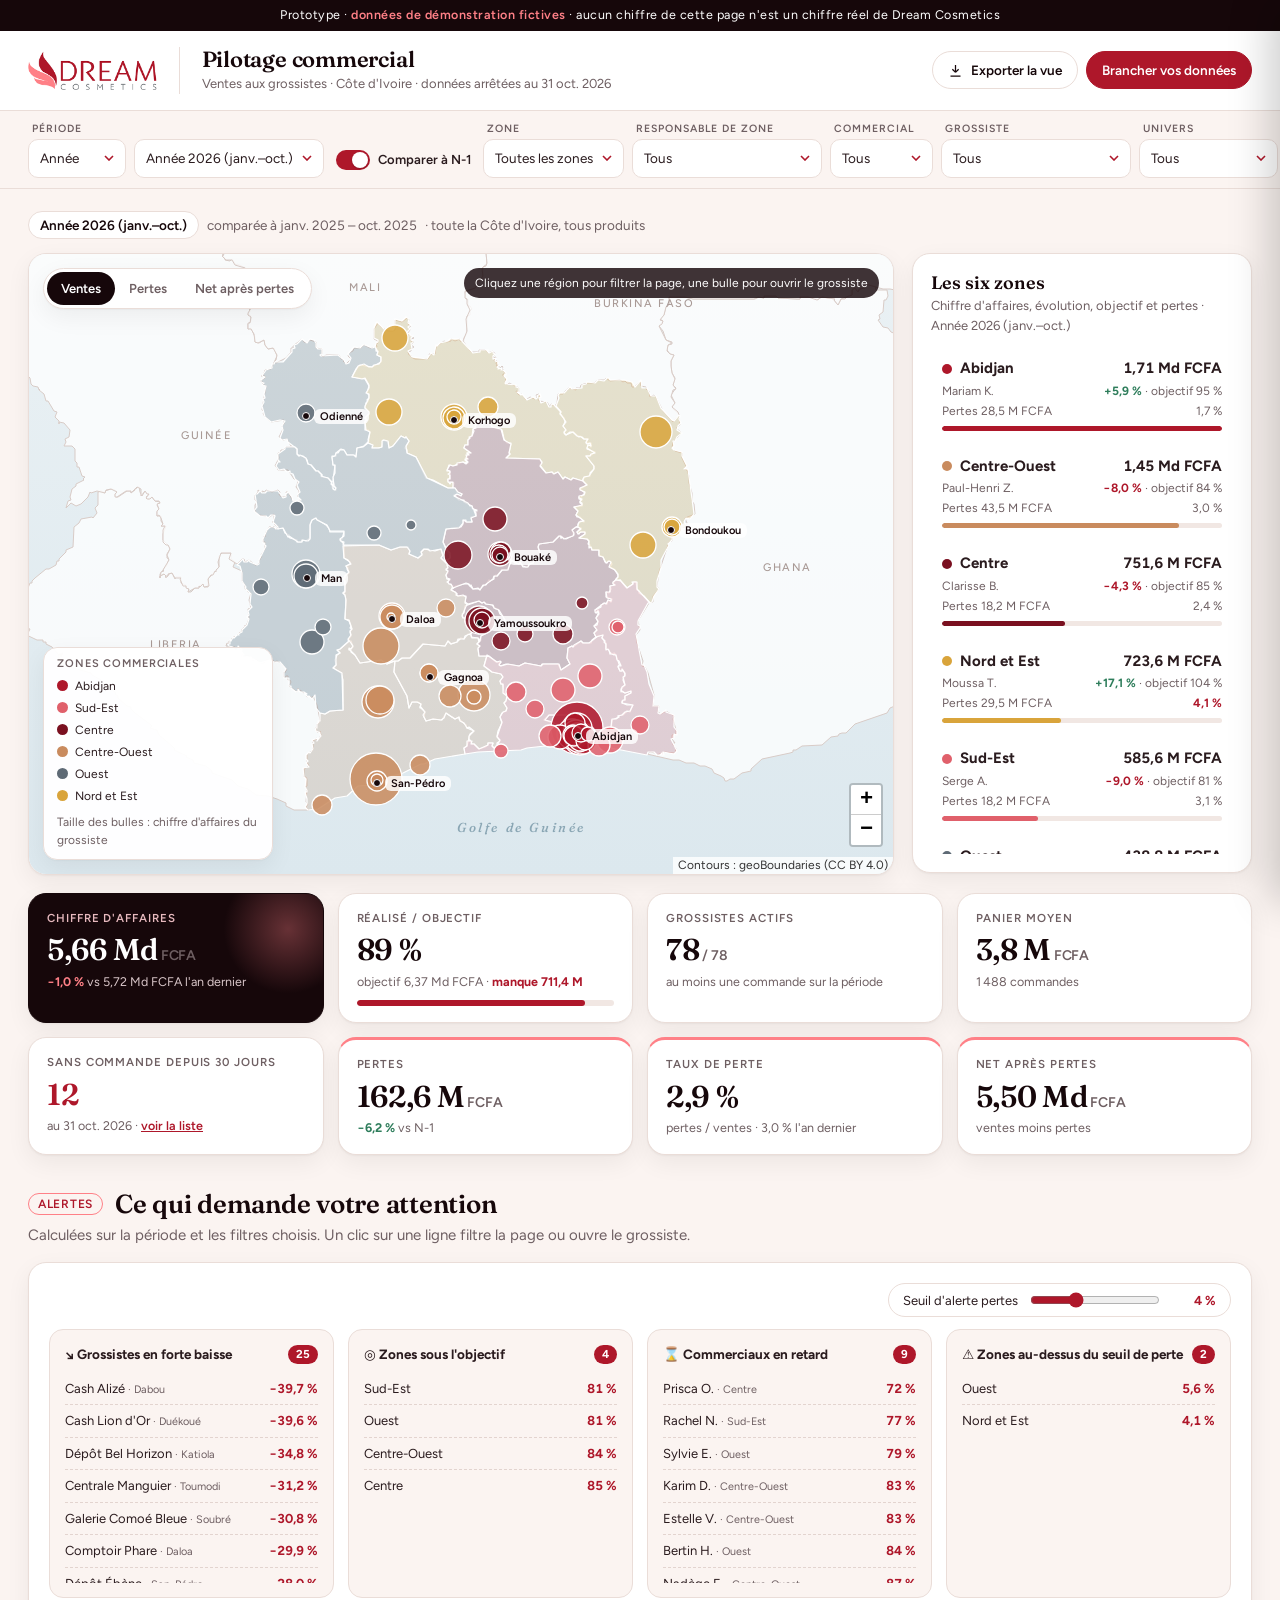
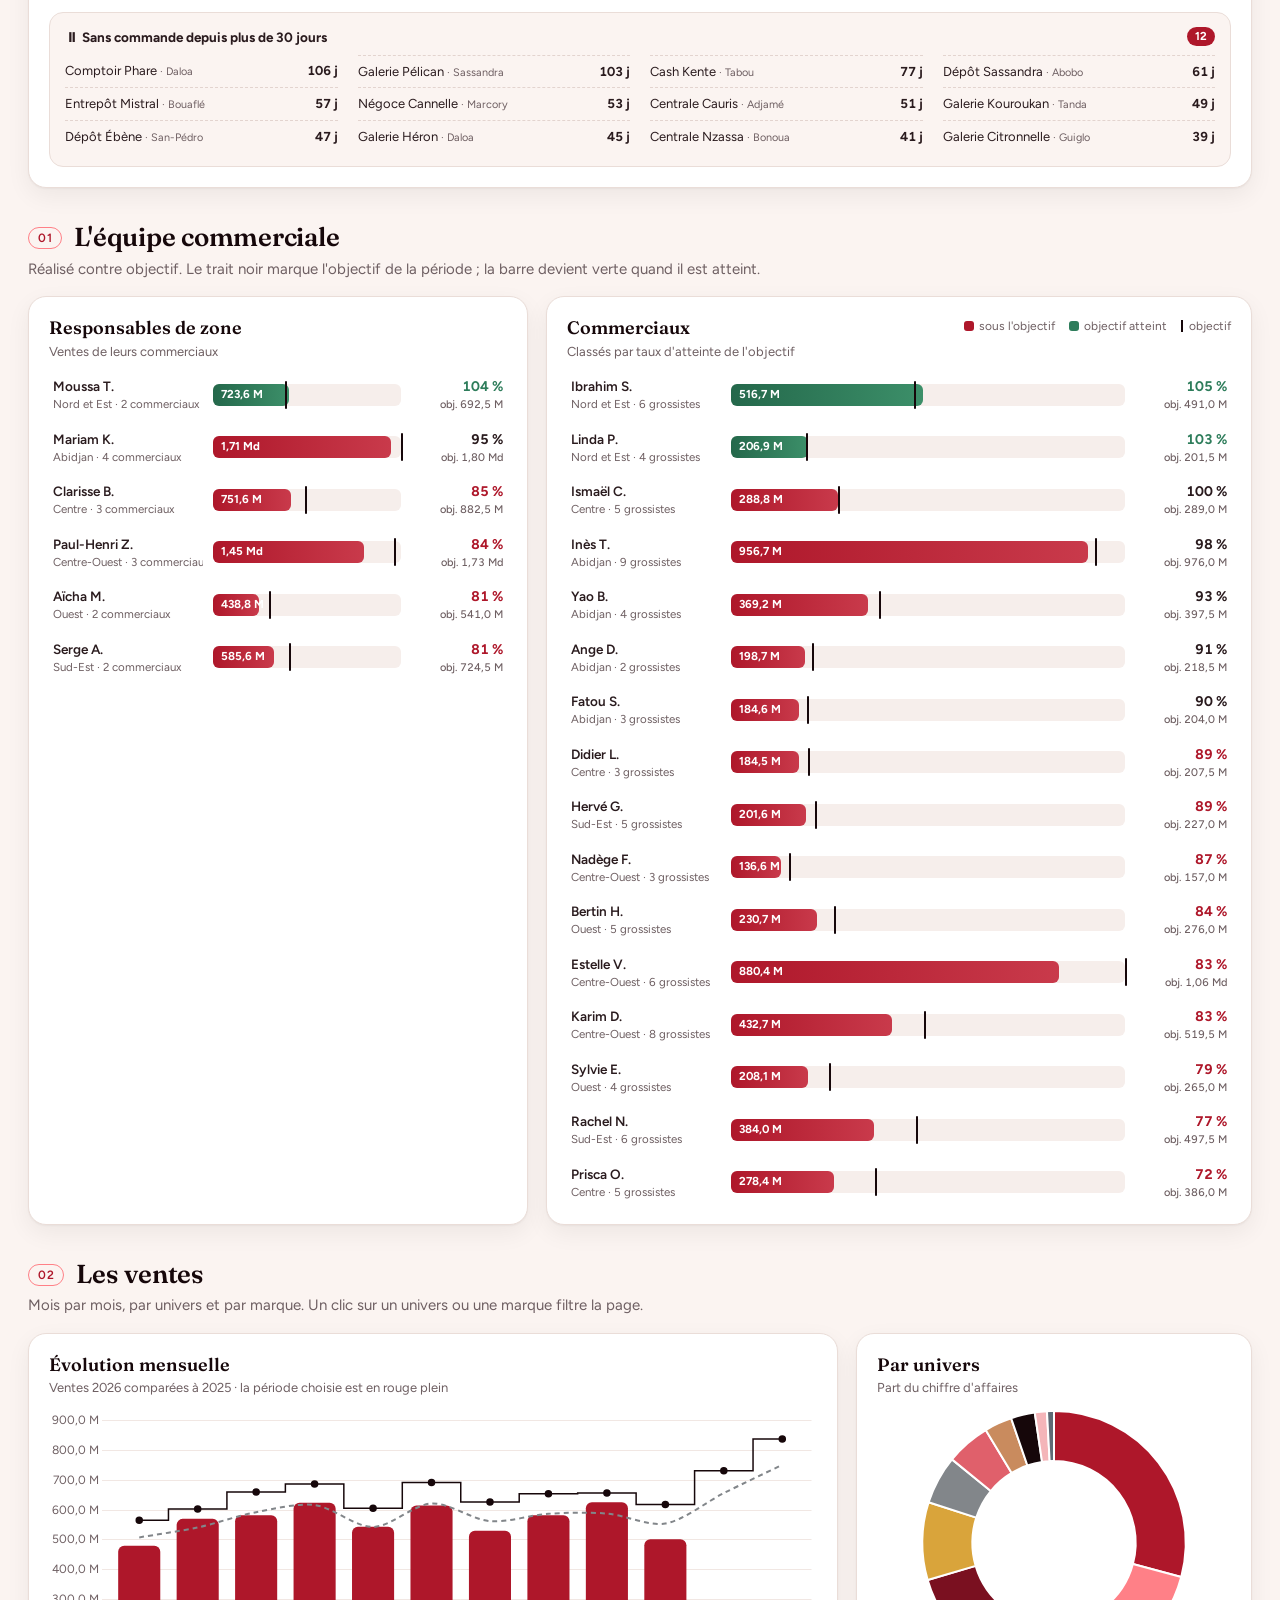
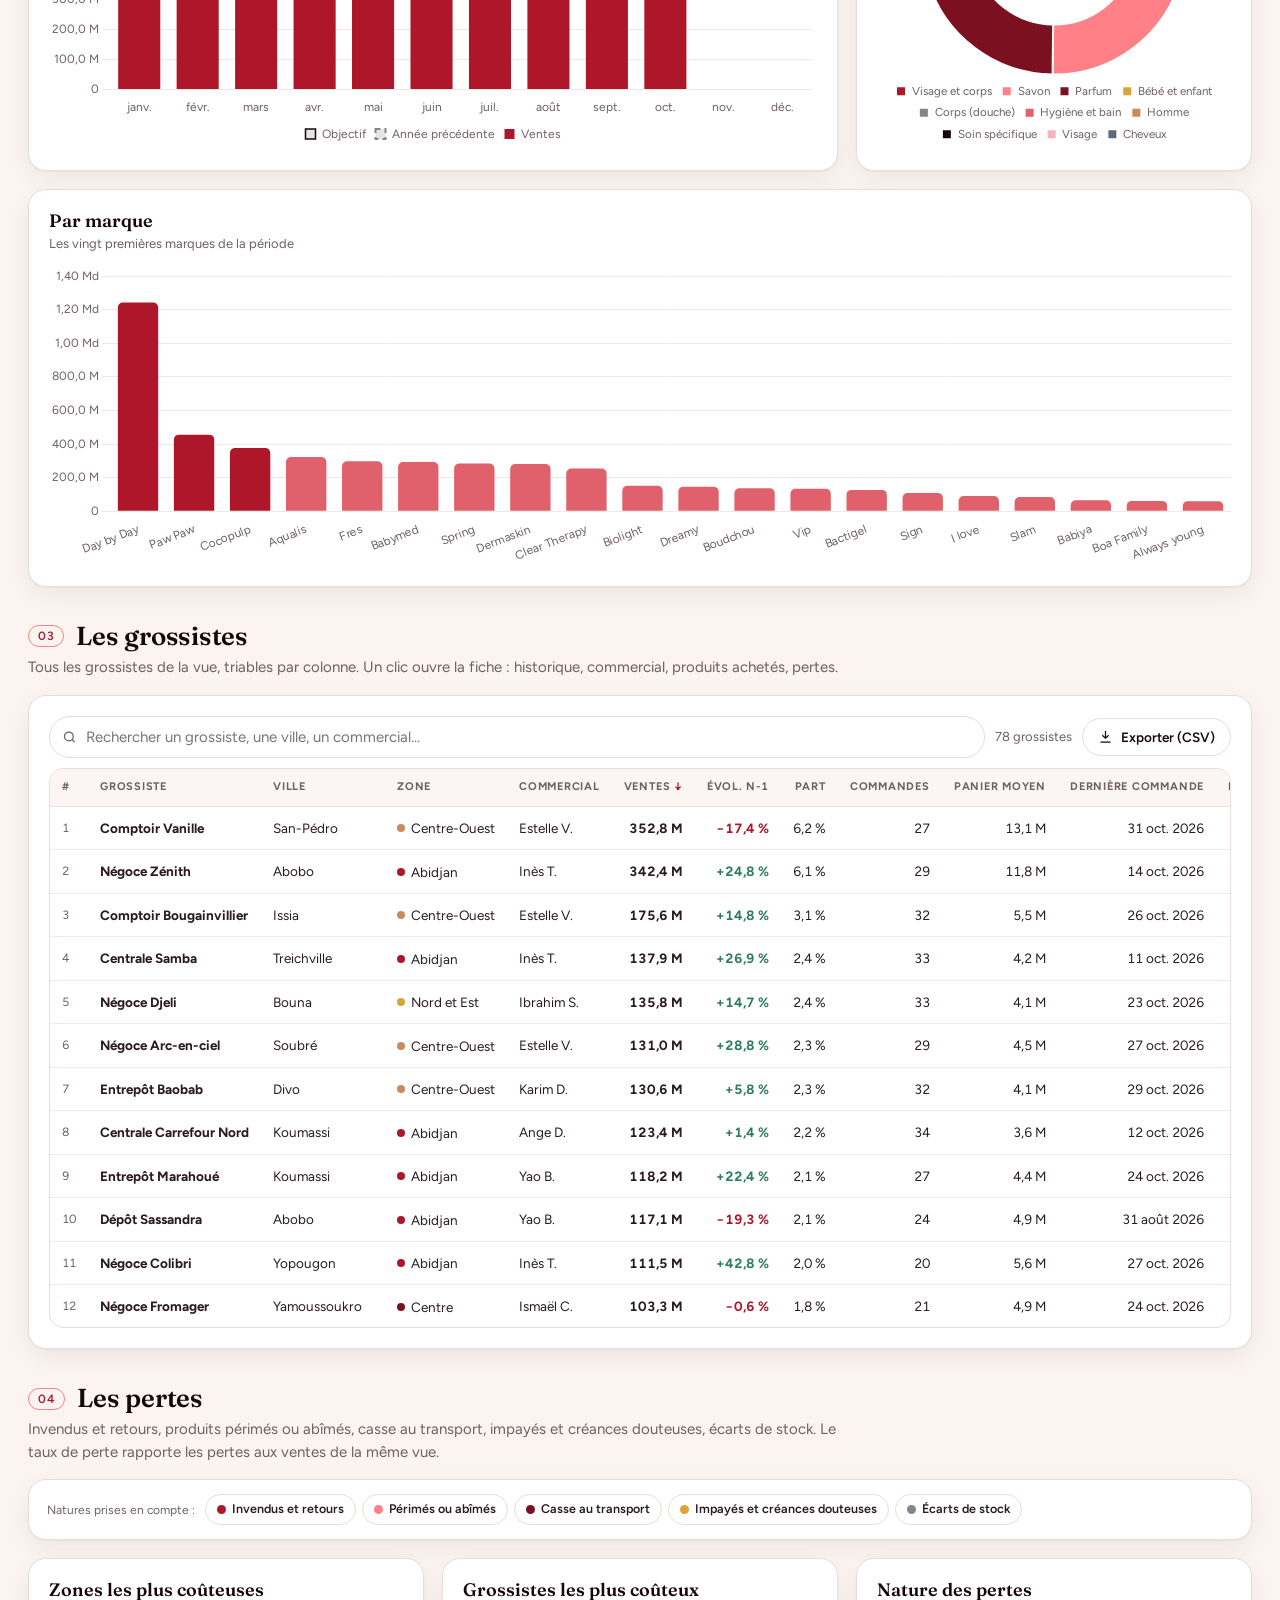
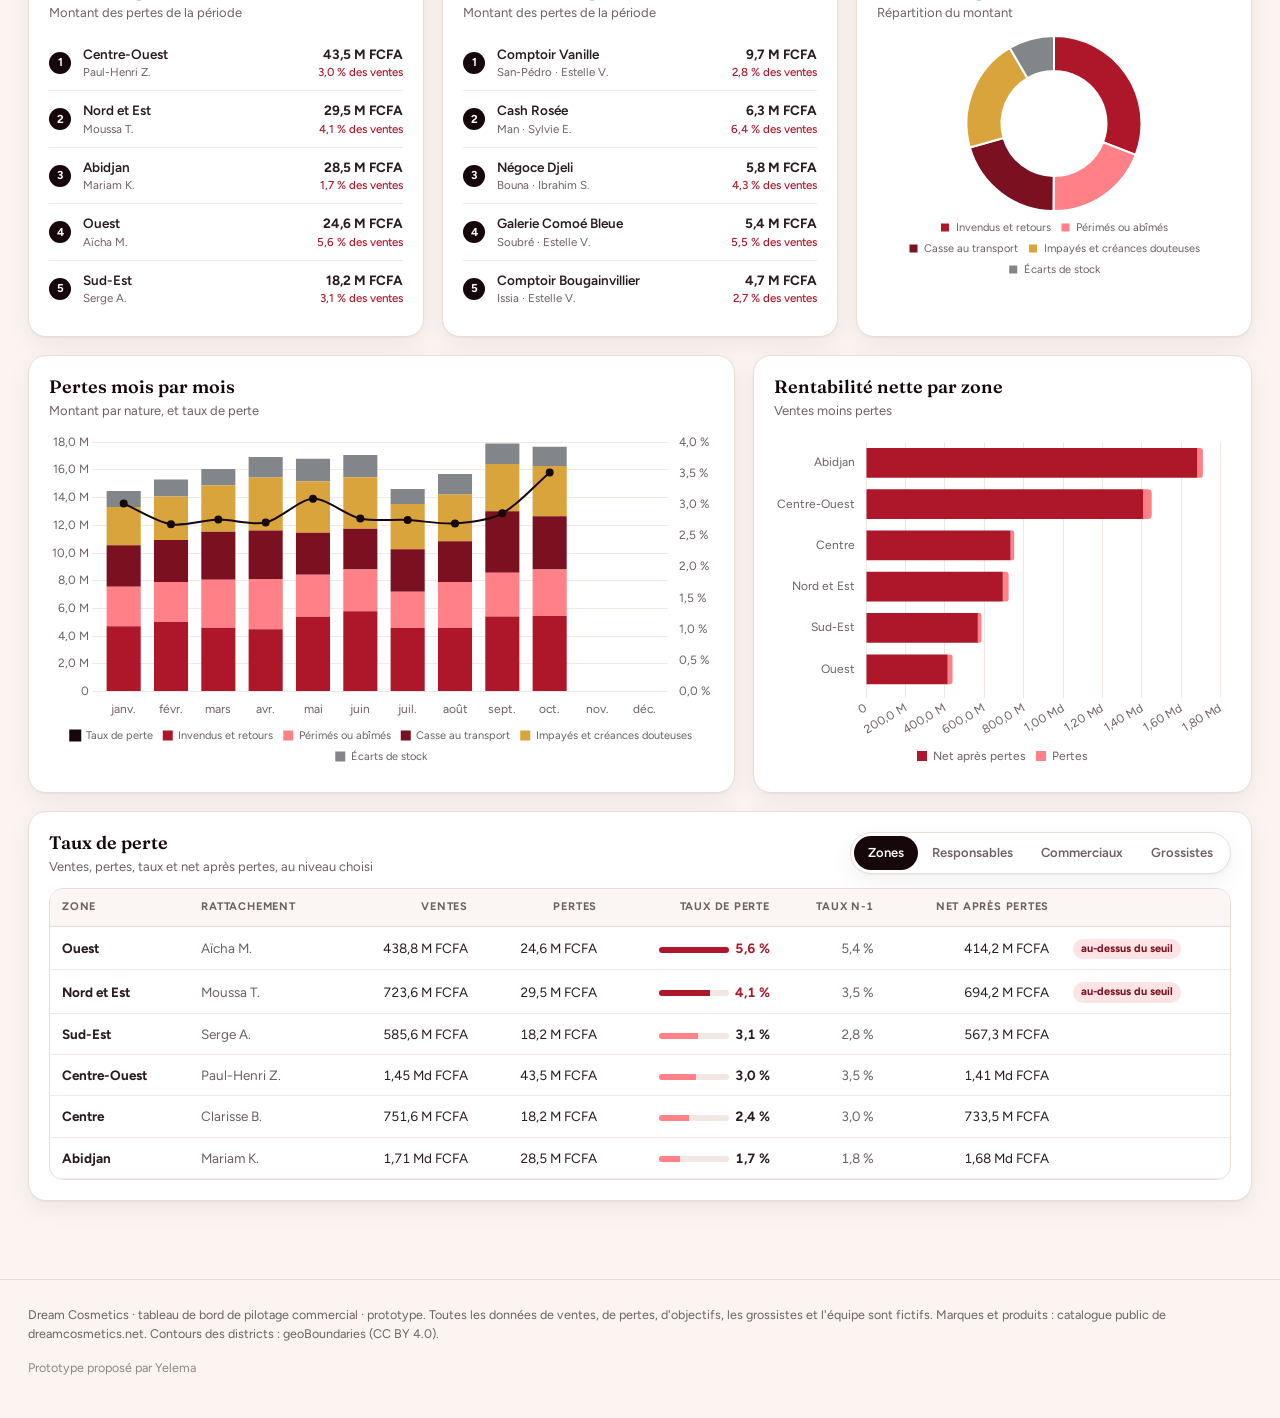
<file: index.html>
<!doctype html>
<html lang="fr">
<head>
<meta charset="utf-8">
<meta name="viewport" content="width=device-width,initial-scale=1,viewport-fit=cover">
<title>Dream Cosmetics · Pilotage commercial · Prototype</title>
<meta name="robots" content="noindex,nofollow">
<meta name="description" content="Prototype de tableau de bord du directeur général de Dream Cosmetics : ventes des grossistes par zone, responsable et commercial. Données de démonstration fictives.">
<meta name="theme-color" content="#16070A">
<link rel="icon" href="assets/symbole.png">
<link rel="preconnect" href="https://fonts.googleapis.com"><link rel="preconnect" href="https://fonts.gstatic.com" crossorigin>
<link href="https://fonts.googleapis.com/css2?family=Figtree:wght@400;500;600;700&family=Fraunces:opsz,wght@9..144,500;9..144,600&display=swap" rel="stylesheet">
<link rel="stylesheet" href="assets/leaflet.css">
<link rel="stylesheet" href="assets/style.css">
</head>
<body>
<div class="chargement" id="chargement"><img src="assets/logo.png" alt="Dream Cosmetics"></div>
<div class="proto">Prototype · <b>données de démonstration fictives</b> · aucun chiffre de cette page n'est un chiffre réel de Dream Cosmetics</div>

<header class="top">
  <div class="top-in">
    <img src="assets/logo.png" alt="Dream Cosmetics">
    <div class="t">
      <h1>Pilotage commercial</h1>
      <div class="sub">Ventes aux grossistes · Côte d'Ivoire · <span id="arrete"></span></div>
    </div>
    <nav>
      <button class="btn" id="b-export" title="Télécharger les grossistes de la vue filtrée">
        <svg viewBox="0 0 24 24" fill="none" stroke="currentColor" stroke-width="2"><path d="M12 3v12m0 0l-5-5m5 5l5-5M4 21h16"/></svg>Exporter la vue</button>
      <a class="btn plein" href="brancher.html">Brancher vos données</a>
    </nav>
  </div>
</header>

<div class="filtres">
  <div class="f-in">
    <div class="f"><label for="f-gran">Période</label>
      <select id="f-gran"><option value="A">Année</option><option value="T">Trimestre</option><option value="M">Mois</option></select></div>
    <div class="f"><label for="f-per">&nbsp;</label><select id="f-per"></select></div>
    <label class="tg" title="Comparer à la même période de l'année précédente"><input type="checkbox" id="f-cmp" checked><i></i>Comparer à N-1</label>
    <div class="f"><label for="f-zone">Zone</label><select id="f-zone"></select></div>
    <div class="f"><label for="f-resp">Responsable de zone</label><select id="f-resp"></select></div>
    <div class="f"><label for="f-comm">Commercial</label><select id="f-comm"></select></div>
    <div class="f"><label for="f-gross">Grossiste</label><select id="f-gross"></select></div>
    <div class="f"><label for="f-univ">Univers</label><select id="f-univ"></select></div>
    <div class="f"><label for="f-marq">Marque</label><select id="f-marq"></select></div>
    <button class="raz" id="raz" hidden>Tout effacer</button>
  </div>
</div>

<main>
  <div class="contexte" id="contexte"></div>

  <section class="carte-bloc">
    <div class="carte-wrap">
      <div id="carte" aria-label="Carte des grossistes en Côte d'Ivoire"></div>
      <div class="carte-ctl">
        <div class="seg" id="mode">
          <button data-m="ventes" class="on">Ventes</button>
          <button data-m="pertes">Pertes</button>
          <button data-m="net">Net après pertes</button>
        </div>
      </div>
      <div class="carte-hint">Cliquez une région pour filtrer la page, une bulle pour ouvrir le grossiste</div>
      <div class="carte-leg" id="carte-leg"></div>
    </div>
    <aside class="panneau">
      <h3>Les six zones</h3>
      <p style="margin:0;color:var(--doux);font-size:13px" id="panneau-sous">Chiffre d'affaires de la période</p>
      <div class="zl" id="zones"></div>
    </aside>
  </section>

  <section class="kpis" id="kpis"></section>

  <h2 class="sec"><span class="num">ALERTES</span>Ce qui demande votre attention</h2>
  <p class="secd">Calculées sur la période et les filtres choisis. Un clic sur une ligne filtre la page ou ouvre le grossiste.</p>
  <div class="c" style="margin-bottom:18px">
    <div class="hd"><div></div>
      <label class="seuil">Seuil d'alerte pertes <input type="range" id="seuil" min="1" max="10" step="0.5" value="4"><b id="seuil-v">4 %</b></label>
    </div>
    <div class="alertes" id="alertes"></div>
  </div>

  <h2 class="sec"><span class="num">01</span>L'équipe commerciale</h2>
  <p class="secd">Réalisé contre objectif. Le trait noir marque l'objectif de la période ; la barre devient verte quand il est atteint.</p>
  <div class="grille">
    <div class="c c5">
      <div class="hd"><div><h3>Responsables de zone</h3><p>Ventes de leurs commerciaux</p></div></div>
      <div class="rk" id="rk-resp"></div>
    </div>
    <div class="c c7">
      <div class="hd"><div><h3>Commerciaux</h3><p id="rk-comm-sous">Classés par taux d'atteinte de l'objectif</p></div>
        <div class="leg-o"><span><i style="background:var(--rouge)"></i>sous l'objectif</span><span><i style="background:#2E7D5B"></i>objectif atteint</span><span><b class="o"></b>objectif</span></div></div>
      <div class="rk" id="rk-comm"></div>
    </div>
  </div>

  <h2 class="sec"><span class="num">02</span>Les ventes</h2>
  <p class="secd">Mois par mois, par univers et par marque. Un clic sur un univers ou une marque filtre la page.</p>
  <div class="grille">
    <div class="c c8">
      <div class="hd"><div><h3>Évolution mensuelle</h3><p id="evo-sous"></p></div></div>
      <div class="ch lg"><canvas id="ch-mois"></canvas></div>
    </div>
    <div class="c c4">
      <div class="hd"><div><h3>Par univers</h3><p>Part du chiffre d'affaires</p></div></div>
      <div class="ch lg"><canvas id="ch-univ"></canvas></div>
    </div>
    <div class="c c12">
      <div class="hd"><div><h3>Par marque</h3><p>Les vingt premières marques de la période</p></div></div>
      <div class="ch"><canvas id="ch-marq"></canvas></div>
    </div>
  </div>

  <h2 class="sec"><span class="num">03</span>Les grossistes</h2>
  <p class="secd">Tous les grossistes de la vue, triables par colonne. Un clic ouvre la fiche : historique, commercial, produits achetés, pertes.</p>
  <div class="c" style="margin-bottom:18px">
    <div class="tbar">
      <div class="srch"><svg viewBox="0 0 24 24" fill="none" stroke="currentColor" stroke-width="2"><circle cx="11" cy="11" r="7"/><path d="M20 20l-4-4"/></svg>
        <input id="q" type="search" placeholder="Rechercher un grossiste, une ville, un commercial…"></div>
      <span id="t-cpt" style="color:var(--doux);font-size:13px"></span>
      <button class="btn" id="b-export2"><svg viewBox="0 0 24 24" fill="none" stroke="currentColor" stroke-width="2"><path d="M12 3v12m0 0l-5-5m5 5l5-5M4 21h16"/></svg>Exporter (CSV)</button>
    </div>
    <div class="tw"><table class="t" id="t-gross"><thead></thead><tbody></tbody></table></div>
  </div>

  <h2 class="sec"><span class="num">04</span>Les pertes</h2>
  <p class="secd">Invendus et retours, produits périmés ou abîmés, casse au transport, impayés et créances douteuses, écarts de stock. Le taux de perte rapporte les pertes aux ventes de la même vue.</p>
  <div class="c" style="margin-bottom:18px;padding:14px 18px">
    <div class="types" id="types"></div>
  </div>
  <div class="grille">
    <div class="c c4">
      <div class="hd"><div><h3>Zones les plus coûteuses</h3><p>Montant des pertes de la période</p></div></div>
      <ol class="top5" id="top-zones"></ol>
    </div>
    <div class="c c4">
      <div class="hd"><div><h3>Grossistes les plus coûteux</h3><p>Montant des pertes de la période</p></div></div>
      <ol class="top5" id="top-gross"></ol>
    </div>
    <div class="c c4">
      <div class="hd"><div><h3>Nature des pertes</h3><p>Répartition du montant</p></div></div>
      <div class="ch sm"><canvas id="ch-types"></canvas></div>
    </div>
    <div class="c c7">
      <div class="hd"><div><h3>Pertes mois par mois</h3><p>Montant par nature, et taux de perte</p></div></div>
      <div class="ch lg"><canvas id="ch-pertes"></canvas></div>
    </div>
    <div class="c c5">
      <div class="hd"><div><h3>Rentabilité nette par zone</h3><p>Ventes moins pertes</p></div></div>
      <div class="ch lg"><canvas id="ch-net"></canvas></div>
    </div>
    <div class="c c12">
      <div class="hd"><div><h3>Taux de perte</h3><p>Ventes, pertes, taux et net après pertes, au niveau choisi</p></div>
        <div class="seg" id="niv-pertes"><button data-n="zone" class="on">Zones</button><button data-n="resp">Responsables</button><button data-n="comm">Commerciaux</button><button data-n="gross">Grossistes</button></div></div>
      <div class="tw" style="max-height:440px"><table class="t" id="t-pertes"><thead></thead><tbody></tbody></table></div>
    </div>
  </div>
</main>

<footer class="pied">
  <div>Dream Cosmetics · tableau de bord de pilotage commercial · prototype. Toutes les données de ventes, de pertes, d'objectifs, les grossistes et l'équipe sont fictifs. Marques et produits : catalogue public de dreamcosmetics.net. Contours des districts : geoBoundaries (CC BY 4.0).</div>
  <div class="y">Prototype proposé par Yelema</div>
</footer>

<div class="voile" id="voile"></div>
<aside class="fiche" id="fiche" aria-hidden="true"></aside>

<script src="assets/leaflet.js"></script>
<script src="assets/chart.umd.min.js"></script>
<script src="assets/app.js"></script>
</body>
</html>
</file>
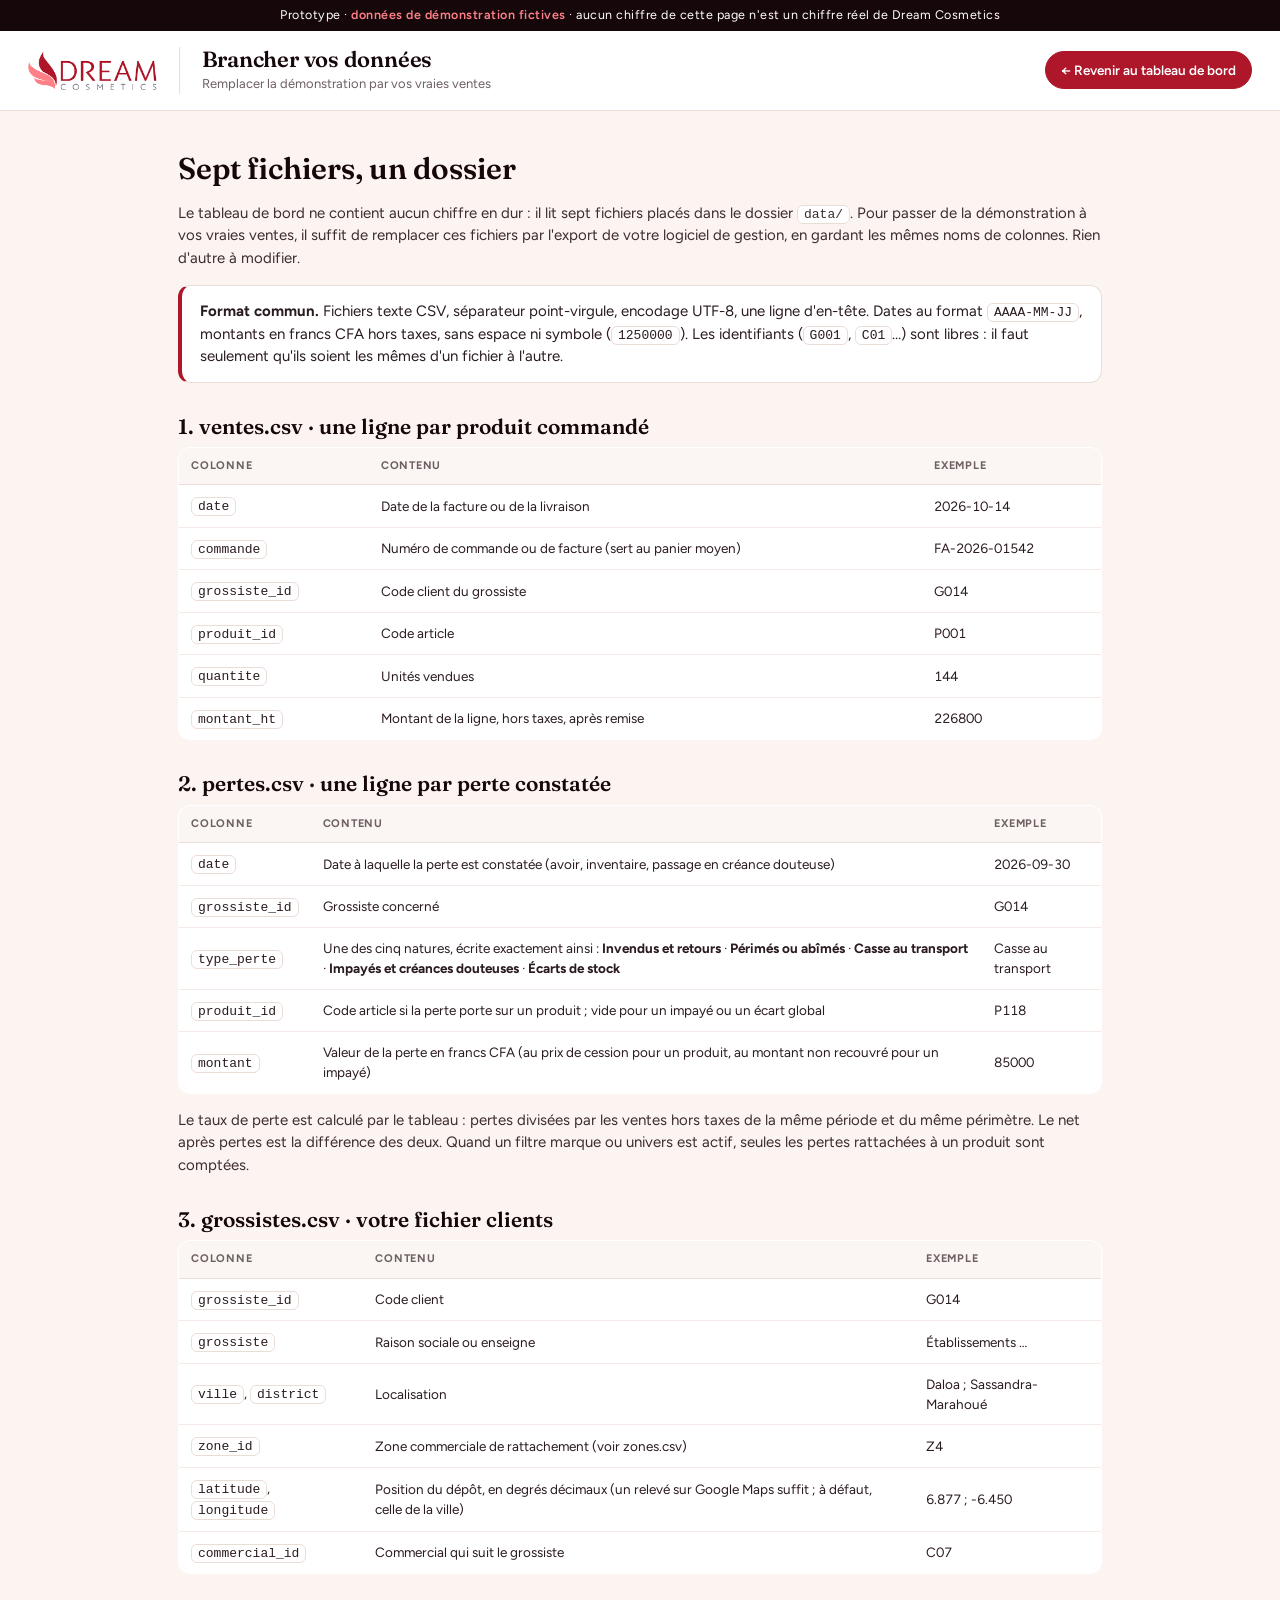
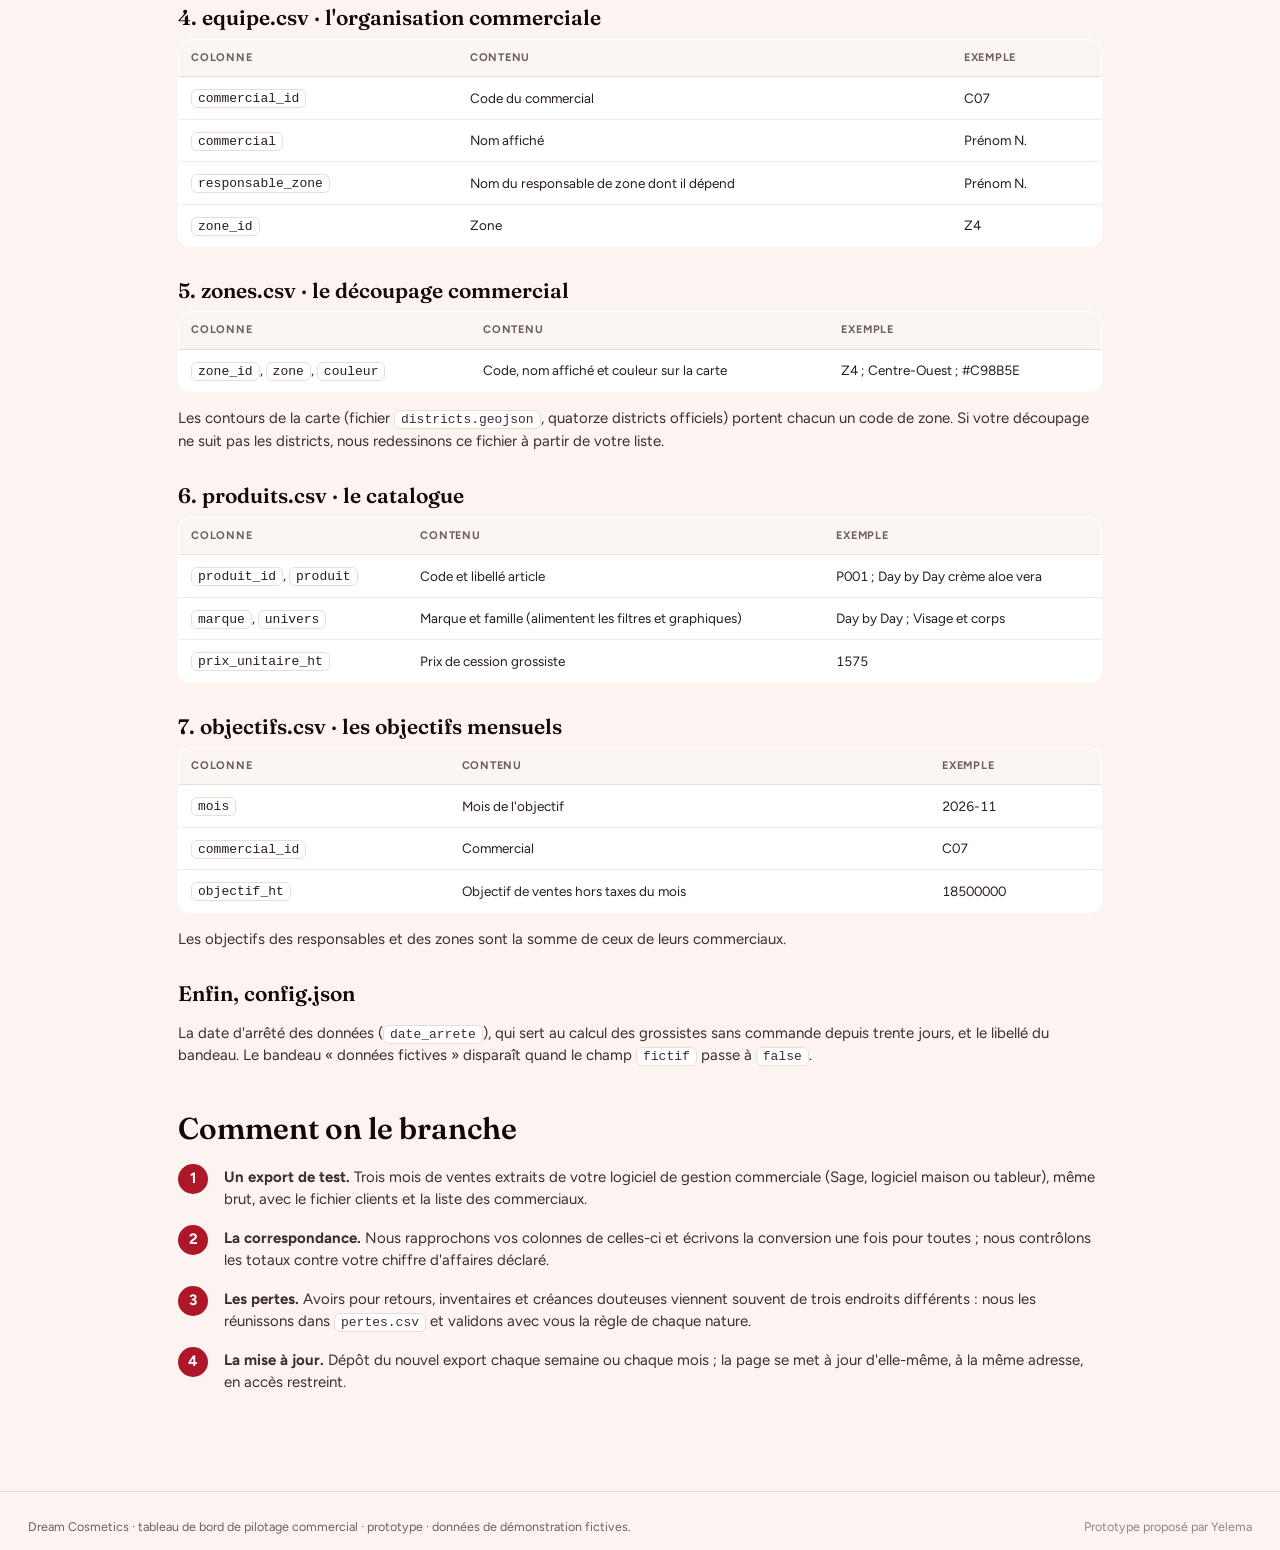
<file: brancher.html>
<!doctype html>
<html lang="fr">
<head>
<meta charset="utf-8">
<meta name="viewport" content="width=device-width,initial-scale=1">
<title>Brancher vos données · Dream Cosmetics · Prototype</title>
<meta name="robots" content="noindex,nofollow">
<link rel="icon" href="assets/symbole.png">
<link rel="preconnect" href="https://fonts.googleapis.com"><link rel="preconnect" href="https://fonts.gstatic.com" crossorigin>
<link href="https://fonts.googleapis.com/css2?family=Figtree:wght@400;500;600;700&family=Fraunces:opsz,wght@9..144,500;9..144,600&display=swap" rel="stylesheet">
<link rel="stylesheet" href="assets/style.css">
</head>
<body>
<div class="proto">Prototype · <b>données de démonstration fictives</b> · aucun chiffre de cette page n'est un chiffre réel de Dream Cosmetics</div>
<header class="top"><div class="top-in">
  <img src="assets/logo.png" alt="Dream Cosmetics">
  <div class="t"><h1>Brancher vos données</h1><div class="sub">Remplacer la démonstration par vos vraies ventes</div></div>
  <nav><a class="btn plein" href="./">← Revenir au tableau de bord</a></nav>
</div></header>

<div class="doc">
  <h2>Sept fichiers, un dossier</h2>
  <p>Le tableau de bord ne contient aucun chiffre en dur : il lit sept fichiers placés dans le dossier <code>data/</code>. Pour passer de la démonstration à vos vraies ventes, il suffit de remplacer ces fichiers par l'export de votre logiciel de gestion, en gardant les mêmes noms de colonnes. Rien d'autre à modifier.</p>
  <div class="encart"><b>Format commun.</b> Fichiers texte CSV, séparateur point-virgule, encodage UTF-8, une ligne d'en-tête. Dates au format <code>AAAA-MM-JJ</code>, montants en francs CFA hors taxes, sans espace ni symbole (<code>1250000</code>). Les identifiants (<code>G001</code>, <code>C01</code>…) sont libres : il faut seulement qu'ils soient les mêmes d'un fichier à l'autre.</div>

  <h3>1. ventes.csv · une ligne par produit commandé</h3>
  <table class="t"><thead><tr><th>Colonne</th><th>Contenu</th><th>Exemple</th></tr></thead><tbody>
    <tr><td><code>date</code></td><td>Date de la facture ou de la livraison</td><td>2026-10-14</td></tr>
    <tr><td><code>commande</code></td><td>Numéro de commande ou de facture (sert au panier moyen)</td><td>FA-2026-01542</td></tr>
    <tr><td><code>grossiste_id</code></td><td>Code client du grossiste</td><td>G014</td></tr>
    <tr><td><code>produit_id</code></td><td>Code article</td><td>P001</td></tr>
    <tr><td><code>quantite</code></td><td>Unités vendues</td><td>144</td></tr>
    <tr><td><code>montant_ht</code></td><td>Montant de la ligne, hors taxes, après remise</td><td>226800</td></tr>
  </tbody></table>

  <h3>2. pertes.csv · une ligne par perte constatée</h3>
  <table class="t"><thead><tr><th>Colonne</th><th>Contenu</th><th>Exemple</th></tr></thead><tbody>
    <tr><td><code>date</code></td><td>Date à laquelle la perte est constatée (avoir, inventaire, passage en créance douteuse)</td><td>2026-09-30</td></tr>
    <tr><td><code>grossiste_id</code></td><td>Grossiste concerné</td><td>G014</td></tr>
    <tr><td><code>type_perte</code></td><td>Une des cinq natures, écrite exactement ainsi : <b>Invendus et retours</b> · <b>Périmés ou abîmés</b> · <b>Casse au transport</b> · <b>Impayés et créances douteuses</b> · <b>Écarts de stock</b></td><td>Casse au transport</td></tr>
    <tr><td><code>produit_id</code></td><td>Code article si la perte porte sur un produit ; vide pour un impayé ou un écart global</td><td>P118</td></tr>
    <tr><td><code>montant</code></td><td>Valeur de la perte en francs CFA (au prix de cession pour un produit, au montant non recouvré pour un impayé)</td><td>85000</td></tr>
  </tbody></table>
  <p>Le taux de perte est calculé par le tableau : pertes divisées par les ventes hors taxes de la même période et du même périmètre. Le net après pertes est la différence des deux. Quand un filtre marque ou univers est actif, seules les pertes rattachées à un produit sont comptées.</p>

  <h3>3. grossistes.csv · votre fichier clients</h3>
  <table class="t"><thead><tr><th>Colonne</th><th>Contenu</th><th>Exemple</th></tr></thead><tbody>
    <tr><td><code>grossiste_id</code></td><td>Code client</td><td>G014</td></tr>
    <tr><td><code>grossiste</code></td><td>Raison sociale ou enseigne</td><td>Établissements …</td></tr>
    <tr><td><code>ville</code>, <code>district</code></td><td>Localisation</td><td>Daloa ; Sassandra-Marahoué</td></tr>
    <tr><td><code>zone_id</code></td><td>Zone commerciale de rattachement (voir zones.csv)</td><td>Z4</td></tr>
    <tr><td><code>latitude</code>, <code>longitude</code></td><td>Position du dépôt, en degrés décimaux (un relevé sur Google Maps suffit ; à défaut, celle de la ville)</td><td>6.877 ; -6.450</td></tr>
    <tr><td><code>commercial_id</code></td><td>Commercial qui suit le grossiste</td><td>C07</td></tr>
  </tbody></table>

  <h3>4. equipe.csv · l'organisation commerciale</h3>
  <table class="t"><thead><tr><th>Colonne</th><th>Contenu</th><th>Exemple</th></tr></thead><tbody>
    <tr><td><code>commercial_id</code></td><td>Code du commercial</td><td>C07</td></tr>
    <tr><td><code>commercial</code></td><td>Nom affiché</td><td>Prénom N.</td></tr>
    <tr><td><code>responsable_zone</code></td><td>Nom du responsable de zone dont il dépend</td><td>Prénom N.</td></tr>
    <tr><td><code>zone_id</code></td><td>Zone</td><td>Z4</td></tr>
  </tbody></table>

  <h3>5. zones.csv · le découpage commercial</h3>
  <table class="t"><thead><tr><th>Colonne</th><th>Contenu</th><th>Exemple</th></tr></thead><tbody>
    <tr><td><code>zone_id</code>, <code>zone</code>, <code>couleur</code></td><td>Code, nom affiché et couleur sur la carte</td><td>Z4 ; Centre-Ouest ; #C98B5E</td></tr>
  </tbody></table>
  <p>Les contours de la carte (fichier <code>districts.geojson</code>, quatorze districts officiels) portent chacun un code de zone. Si votre découpage ne suit pas les districts, nous redessinons ce fichier à partir de votre liste.</p>

  <h3>6. produits.csv · le catalogue</h3>
  <table class="t"><thead><tr><th>Colonne</th><th>Contenu</th><th>Exemple</th></tr></thead><tbody>
    <tr><td><code>produit_id</code>, <code>produit</code></td><td>Code et libellé article</td><td>P001 ; Day by Day crème aloe vera</td></tr>
    <tr><td><code>marque</code>, <code>univers</code></td><td>Marque et famille (alimentent les filtres et graphiques)</td><td>Day by Day ; Visage et corps</td></tr>
    <tr><td><code>prix_unitaire_ht</code></td><td>Prix de cession grossiste</td><td>1575</td></tr>
  </tbody></table>

  <h3>7. objectifs.csv · les objectifs mensuels</h3>
  <table class="t"><thead><tr><th>Colonne</th><th>Contenu</th><th>Exemple</th></tr></thead><tbody>
    <tr><td><code>mois</code></td><td>Mois de l'objectif</td><td>2026-11</td></tr>
    <tr><td><code>commercial_id</code></td><td>Commercial</td><td>C07</td></tr>
    <tr><td><code>objectif_ht</code></td><td>Objectif de ventes hors taxes du mois</td><td>18500000</td></tr>
  </tbody></table>
  <p>Les objectifs des responsables et des zones sont la somme de ceux de leurs commerciaux.</p>

  <h3>Enfin, config.json</h3>
  <p>La date d'arrêté des données (<code>date_arrete</code>), qui sert au calcul des grossistes sans commande depuis trente jours, et le libellé du bandeau. Le bandeau « données fictives » disparaît quand le champ <code>fictif</code> passe à <code>false</code>.</p>

  <h2 style="margin-top:44px">Comment on le branche</h2>
  <ol class="etapes">
    <li><b>Un export de test.</b> Trois mois de ventes extraits de votre logiciel de gestion commerciale (Sage, logiciel maison ou tableur), même brut, avec le fichier clients et la liste des commerciaux.</li>
    <li><b>La correspondance.</b> Nous rapprochons vos colonnes de celles-ci et écrivons la conversion une fois pour toutes ; nous contrôlons les totaux contre votre chiffre d'affaires déclaré.</li>
    <li><b>Les pertes.</b> Avoirs pour retours, inventaires et créances douteuses viennent souvent de trois endroits différents : nous les réunissons dans <code>pertes.csv</code> et validons avec vous la règle de chaque nature.</li>
    <li><b>La mise à jour.</b> Dépôt du nouvel export chaque semaine ou chaque mois ; la page se met à jour d'elle-même, à la même adresse, en accès restreint.</li>
  </ol>
</div>

<footer class="pied">
  <div>Dream Cosmetics · tableau de bord de pilotage commercial · prototype · données de démonstration fictives.</div>
  <div class="y">Prototype proposé par Yelema</div>
</footer>
</body>
</html>
</file>
<file: assets/leaflet.css>
/* required styles */

.leaflet-pane,
.leaflet-tile,
.leaflet-marker-icon,
.leaflet-marker-shadow,
.leaflet-tile-container,
.leaflet-pane > svg,
.leaflet-pane > canvas,
.leaflet-zoom-box,
.leaflet-image-layer,
.leaflet-layer {
	position: absolute;
	left: 0;
	top: 0;
	}
.leaflet-container {
	overflow: hidden;
	}
.leaflet-tile,
.leaflet-marker-icon,
.leaflet-marker-shadow {
	-webkit-user-select: none;
	   -moz-user-select: none;
	        user-select: none;
	  -webkit-user-drag: none;
	}
/* Prevents IE11 from highlighting tiles in blue */
.leaflet-tile::selection {
	background: transparent;
}
/* Safari renders non-retina tile on retina better with this, but Chrome is worse */
.leaflet-safari .leaflet-tile {
	image-rendering: -webkit-optimize-contrast;
	}
/* hack that prevents hw layers "stretching" when loading new tiles */
.leaflet-safari .leaflet-tile-container {
	width: 1600px;
	height: 1600px;
	-webkit-transform-origin: 0 0;
	}
.leaflet-marker-icon,
.leaflet-marker-shadow {
	display: block;
	}
/* .leaflet-container svg: reset svg max-width decleration shipped in Joomla! (joomla.org) 3.x */
/* .leaflet-container img: map is broken in FF if you have max-width: 100% on tiles */
.leaflet-container .leaflet-overlay-pane svg {
	max-width: none !important;
	max-height: none !important;
	}
.leaflet-container .leaflet-marker-pane img,
.leaflet-container .leaflet-shadow-pane img,
.leaflet-container .leaflet-tile-pane img,
.leaflet-container img.leaflet-image-layer,
.leaflet-container .leaflet-tile {
	max-width: none !important;
	max-height: none !important;
	width: auto;
	padding: 0;
	}

.leaflet-container img.leaflet-tile {
	/* See: https://bugs.chromium.org/p/chromium/issues/detail?id=600120 */
	mix-blend-mode: plus-lighter;
}

.leaflet-container.leaflet-touch-zoom {
	-ms-touch-action: pan-x pan-y;
	touch-action: pan-x pan-y;
	}
.leaflet-container.leaflet-touch-drag {
	-ms-touch-action: pinch-zoom;
	/* Fallback for FF which doesn't support pinch-zoom */
	touch-action: none;
	touch-action: pinch-zoom;
}
.leaflet-container.leaflet-touch-drag.leaflet-touch-zoom {
	-ms-touch-action: none;
	touch-action: none;
}
.leaflet-container {
	-webkit-tap-highlight-color: transparent;
}
.leaflet-container a {
	-webkit-tap-highlight-color: rgba(51, 181, 229, 0.4);
}
.leaflet-tile {
	filter: inherit;
	visibility: hidden;
	}
.leaflet-tile-loaded {
	visibility: inherit;
	}
.leaflet-zoom-box {
	width: 0;
	height: 0;
	-moz-box-sizing: border-box;
	     box-sizing: border-box;
	z-index: 800;
	}
/* workaround for https://bugzilla.mozilla.org/show_bug.cgi?id=888319 */
.leaflet-overlay-pane svg {
	-moz-user-select: none;
	}

.leaflet-pane         { z-index: 400; }

.leaflet-tile-pane    { z-index: 200; }
.leaflet-overlay-pane { z-index: 400; }
.leaflet-shadow-pane  { z-index: 500; }
.leaflet-marker-pane  { z-index: 600; }
.leaflet-tooltip-pane   { z-index: 650; }
.leaflet-popup-pane   { z-index: 700; }

.leaflet-map-pane canvas { z-index: 100; }
.leaflet-map-pane svg    { z-index: 200; }

.leaflet-vml-shape {
	width: 1px;
	height: 1px;
	}
.lvml {
	behavior: url(#default#VML);
	display: inline-block;
	position: absolute;
	}


/* control positioning */

.leaflet-control {
	position: relative;
	z-index: 800;
	pointer-events: visiblePainted; /* IE 9-10 doesn't have auto */
	pointer-events: auto;
	}
.leaflet-top,
.leaflet-bottom {
	position: absolute;
	z-index: 1000;
	pointer-events: none;
	}
.leaflet-top {
	top: 0;
	}
.leaflet-right {
	right: 0;
	}
.leaflet-bottom {
	bottom: 0;
	}
.leaflet-left {
	left: 0;
	}
.leaflet-control {
	float: left;
	clear: both;
	}
.leaflet-right .leaflet-control {
	float: right;
	}
.leaflet-top .leaflet-control {
	margin-top: 10px;
	}
.leaflet-bottom .leaflet-control {
	margin-bottom: 10px;
	}
.leaflet-left .leaflet-control {
	margin-left: 10px;
	}
.leaflet-right .leaflet-control {
	margin-right: 10px;
	}


/* zoom and fade animations */

.leaflet-fade-anim .leaflet-popup {
	opacity: 0;
	-webkit-transition: opacity 0.2s linear;
	   -moz-transition: opacity 0.2s linear;
	        transition: opacity 0.2s linear;
	}
.leaflet-fade-anim .leaflet-map-pane .leaflet-popup {
	opacity: 1;
	}
.leaflet-zoom-animated {
	-webkit-transform-origin: 0 0;
	    -ms-transform-origin: 0 0;
	        transform-origin: 0 0;
	}
svg.leaflet-zoom-animated {
	will-change: transform;
}

.leaflet-zoom-anim .leaflet-zoom-animated {
	-webkit-transition: -webkit-transform 0.25s cubic-bezier(0,0,0.25,1);
	   -moz-transition:    -moz-transform 0.25s cubic-bezier(0,0,0.25,1);
	        transition:         transform 0.25s cubic-bezier(0,0,0.25,1);
	}
.leaflet-zoom-anim .leaflet-tile,
.leaflet-pan-anim .leaflet-tile {
	-webkit-transition: none;
	   -moz-transition: none;
	        transition: none;
	}

.leaflet-zoom-anim .leaflet-zoom-hide {
	visibility: hidden;
	}


/* cursors */

.leaflet-interactive {
	cursor: pointer;
	}
.leaflet-grab {
	cursor: -webkit-grab;
	cursor:    -moz-grab;
	cursor:         grab;
	}
.leaflet-crosshair,
.leaflet-crosshair .leaflet-interactive {
	cursor: crosshair;
	}
.leaflet-popup-pane,
.leaflet-control {
	cursor: auto;
	}
.leaflet-dragging .leaflet-grab,
.leaflet-dragging .leaflet-grab .leaflet-interactive,
.leaflet-dragging .leaflet-marker-draggable {
	cursor: move;
	cursor: -webkit-grabbing;
	cursor:    -moz-grabbing;
	cursor:         grabbing;
	}

/* marker & overlays interactivity */
.leaflet-marker-icon,
.leaflet-marker-shadow,
.leaflet-image-layer,
.leaflet-pane > svg path,
.leaflet-tile-container {
	pointer-events: none;
	}

.leaflet-marker-icon.leaflet-interactive,
.leaflet-image-layer.leaflet-interactive,
.leaflet-pane > svg path.leaflet-interactive,
svg.leaflet-image-layer.leaflet-interactive path {
	pointer-events: visiblePainted; /* IE 9-10 doesn't have auto */
	pointer-events: auto;
	}

/* visual tweaks */

.leaflet-container {
	background: #ddd;
	outline-offset: 1px;
	}
.leaflet-container a {
	color: #0078A8;
	}
.leaflet-zoom-box {
	border: 2px dotted #38f;
	background: rgba(255,255,255,0.5);
	}


/* general typography */
.leaflet-container {
	font-family: "Helvetica Neue", Arial, Helvetica, sans-serif;
	font-size: 12px;
	font-size: 0.75rem;
	line-height: 1.5;
	}


/* general toolbar styles */

.leaflet-bar {
	box-shadow: 0 1px 5px rgba(0,0,0,0.65);
	border-radius: 4px;
	}
.leaflet-bar a {
	background-color: #fff;
	border-bottom: 1px solid #ccc;
	width: 26px;
	height: 26px;
	line-height: 26px;
	display: block;
	text-align: center;
	text-decoration: none;
	color: black;
	}
.leaflet-bar a,
.leaflet-control-layers-toggle {
	background-position: 50% 50%;
	background-repeat: no-repeat;
	display: block;
	}
.leaflet-bar a:hover,
.leaflet-bar a:focus {
	background-color: #f4f4f4;
	}
.leaflet-bar a:first-child {
	border-top-left-radius: 4px;
	border-top-right-radius: 4px;
	}
.leaflet-bar a:last-child {
	border-bottom-left-radius: 4px;
	border-bottom-right-radius: 4px;
	border-bottom: none;
	}
.leaflet-bar a.leaflet-disabled {
	cursor: default;
	background-color: #f4f4f4;
	color: #bbb;
	}

.leaflet-touch .leaflet-bar a {
	width: 30px;
	height: 30px;
	line-height: 30px;
	}
.leaflet-touch .leaflet-bar a:first-child {
	border-top-left-radius: 2px;
	border-top-right-radius: 2px;
	}
.leaflet-touch .leaflet-bar a:last-child {
	border-bottom-left-radius: 2px;
	border-bottom-right-radius: 2px;
	}

/* zoom control */

.leaflet-control-zoom-in,
.leaflet-control-zoom-out {
	font: bold 18px 'Lucida Console', Monaco, monospace;
	text-indent: 1px;
	}

.leaflet-touch .leaflet-control-zoom-in, .leaflet-touch .leaflet-control-zoom-out  {
	font-size: 22px;
	}


/* layers control */

.leaflet-control-layers {
	box-shadow: 0 1px 5px rgba(0,0,0,0.4);
	background: #fff;
	border-radius: 5px;
	}
.leaflet-control-layers-toggle {
	background-image: url(images/layers.png);
	width: 36px;
	height: 36px;
	}
.leaflet-retina .leaflet-control-layers-toggle {
	background-image: url(images/layers-2x.png);
	background-size: 26px 26px;
	}
.leaflet-touch .leaflet-control-layers-toggle {
	width: 44px;
	height: 44px;
	}
.leaflet-control-layers .leaflet-control-layers-list,
.leaflet-control-layers-expanded .leaflet-control-layers-toggle {
	display: none;
	}
.leaflet-control-layers-expanded .leaflet-control-layers-list {
	display: block;
	position: relative;
	}
.leaflet-control-layers-expanded {
	padding: 6px 10px 6px 6px;
	color: #333;
	background: #fff;
	}
.leaflet-control-layers-scrollbar {
	overflow-y: scroll;
	overflow-x: hidden;
	padding-right: 5px;
	}
.leaflet-control-layers-selector {
	margin-top: 2px;
	position: relative;
	top: 1px;
	}
.leaflet-control-layers label {
	display: block;
	font-size: 13px;
	font-size: 1.08333em;
	}
.leaflet-control-layers-separator {
	height: 0;
	border-top: 1px solid #ddd;
	margin: 5px -10px 5px -6px;
	}

/* Default icon URLs */
.leaflet-default-icon-path { /* used only in path-guessing heuristic, see L.Icon.Default */
	background-image: url(images/marker-icon.png);
	}


/* attribution and scale controls */

.leaflet-container .leaflet-control-attribution {
	background: #fff;
	background: rgba(255, 255, 255, 0.8);
	margin: 0;
	}
.leaflet-control-attribution,
.leaflet-control-scale-line {
	padding: 0 5px;
	color: #333;
	line-height: 1.4;
	}
.leaflet-control-attribution a {
	text-decoration: none;
	}
.leaflet-control-attribution a:hover,
.leaflet-control-attribution a:focus {
	text-decoration: underline;
	}
.leaflet-attribution-flag {
	display: inline !important;
	vertical-align: baseline !important;
	width: 1em;
	height: 0.6669em;
	}
.leaflet-left .leaflet-control-scale {
	margin-left: 5px;
	}
.leaflet-bottom .leaflet-control-scale {
	margin-bottom: 5px;
	}
.leaflet-control-scale-line {
	border: 2px solid #777;
	border-top: none;
	line-height: 1.1;
	padding: 2px 5px 1px;
	white-space: nowrap;
	-moz-box-sizing: border-box;
	     box-sizing: border-box;
	background: rgba(255, 255, 255, 0.8);
	text-shadow: 1px 1px #fff;
	}
.leaflet-control-scale-line:not(:first-child) {
	border-top: 2px solid #777;
	border-bottom: none;
	margin-top: -2px;
	}
.leaflet-control-scale-line:not(:first-child):not(:last-child) {
	border-bottom: 2px solid #777;
	}

.leaflet-touch .leaflet-control-attribution,
.leaflet-touch .leaflet-control-layers,
.leaflet-touch .leaflet-bar {
	box-shadow: none;
	}
.leaflet-touch .leaflet-control-layers,
.leaflet-touch .leaflet-bar {
	border: 2px solid rgba(0,0,0,0.2);
	background-clip: padding-box;
	}


/* popup */

.leaflet-popup {
	position: absolute;
	text-align: center;
	margin-bottom: 20px;
	}
.leaflet-popup-content-wrapper {
	padding: 1px;
	text-align: left;
	border-radius: 12px;
	}
.leaflet-popup-content {
	margin: 13px 24px 13px 20px;
	line-height: 1.3;
	font-size: 13px;
	font-size: 1.08333em;
	min-height: 1px;
	}
.leaflet-popup-content p {
	margin: 17px 0;
	margin: 1.3em 0;
	}
.leaflet-popup-tip-container {
	width: 40px;
	height: 20px;
	position: absolute;
	left: 50%;
	margin-top: -1px;
	margin-left: -20px;
	overflow: hidden;
	pointer-events: none;
	}
.leaflet-popup-tip {
	width: 17px;
	height: 17px;
	padding: 1px;

	margin: -10px auto 0;
	pointer-events: auto;

	-webkit-transform: rotate(45deg);
	   -moz-transform: rotate(45deg);
	    -ms-transform: rotate(45deg);
	        transform: rotate(45deg);
	}
.leaflet-popup-content-wrapper,
.leaflet-popup-tip {
	background: white;
	color: #333;
	box-shadow: 0 3px 14px rgba(0,0,0,0.4);
	}
.leaflet-container a.leaflet-popup-close-button {
	position: absolute;
	top: 0;
	right: 0;
	border: none;
	text-align: center;
	width: 24px;
	height: 24px;
	font: 16px/24px Tahoma, Verdana, sans-serif;
	color: #757575;
	text-decoration: none;
	background: transparent;
	}
.leaflet-container a.leaflet-popup-close-button:hover,
.leaflet-container a.leaflet-popup-close-button:focus {
	color: #585858;
	}
.leaflet-popup-scrolled {
	overflow: auto;
	}

.leaflet-oldie .leaflet-popup-content-wrapper {
	-ms-zoom: 1;
	}
.leaflet-oldie .leaflet-popup-tip {
	width: 24px;
	margin: 0 auto;

	-ms-filter: "progid:DXImageTransform.Microsoft.Matrix(M11=0.70710678, M12=0.70710678, M21=-0.70710678, M22=0.70710678)";
	filter: progid:DXImageTransform.Microsoft.Matrix(M11=0.70710678, M12=0.70710678, M21=-0.70710678, M22=0.70710678);
	}

.leaflet-oldie .leaflet-control-zoom,
.leaflet-oldie .leaflet-control-layers,
.leaflet-oldie .leaflet-popup-content-wrapper,
.leaflet-oldie .leaflet-popup-tip {
	border: 1px solid #999;
	}


/* div icon */

.leaflet-div-icon {
	background: #fff;
	border: 1px solid #666;
	}


/* Tooltip */
/* Base styles for the element that has a tooltip */
.leaflet-tooltip {
	position: absolute;
	padding: 6px;
	background-color: #fff;
	border: 1px solid #fff;
	border-radius: 3px;
	color: #222;
	white-space: nowrap;
	-webkit-user-select: none;
	-moz-user-select: none;
	-ms-user-select: none;
	user-select: none;
	pointer-events: none;
	box-shadow: 0 1px 3px rgba(0,0,0,0.4);
	}
.leaflet-tooltip.leaflet-interactive {
	cursor: pointer;
	pointer-events: auto;
	}
.leaflet-tooltip-top:before,
.leaflet-tooltip-bottom:before,
.leaflet-tooltip-left:before,
.leaflet-tooltip-right:before {
	position: absolute;
	pointer-events: none;
	border: 6px solid transparent;
	background: transparent;
	content: "";
	}

/* Directions */

.leaflet-tooltip-bottom {
	margin-top: 6px;
}
.leaflet-tooltip-top {
	margin-top: -6px;
}
.leaflet-tooltip-bottom:before,
.leaflet-tooltip-top:before {
	left: 50%;
	margin-left: -6px;
	}
.leaflet-tooltip-top:before {
	bottom: 0;
	margin-bottom: -12px;
	border-top-color: #fff;
	}
.leaflet-tooltip-bottom:before {
	top: 0;
	margin-top: -12px;
	margin-left: -6px;
	border-bottom-color: #fff;
	}
.leaflet-tooltip-left {
	margin-left: -6px;
}
.leaflet-tooltip-right {
	margin-left: 6px;
}
.leaflet-tooltip-left:before,
.leaflet-tooltip-right:before {
	top: 50%;
	margin-top: -6px;
	}
.leaflet-tooltip-left:before {
	right: 0;
	margin-right: -12px;
	border-left-color: #fff;
	}
.leaflet-tooltip-right:before {
	left: 0;
	margin-left: -12px;
	border-right-color: #fff;
	}

/* Printing */

@media print {
	/* Prevent printers from removing background-images of controls. */
	.leaflet-control {
		-webkit-print-color-adjust: exact;
		print-color-adjust: exact;
		}
	}
</file>
<file: assets/style.css>
:root{
  --rouge:#AE172A;--rouge-f:#7A1020;--rose:#FF8087;--rose-p:#FFE3E5;--nuit:#16070A;--creme:#FBF4F1;--gris:#82868A;
  --ligne:#EADDD8;--blanc:#fff;--vert:#2E7D5B;--ambre:#C27A12;--texte:#2A1B1E;--doux:#6E5F62;
  --r:18px;--ombre:0 1px 2px rgba(22,7,10,.04),0 8px 24px rgba(22,7,10,.06);
  --serif:"Fraunces",Georgia,serif;--sans:"Figtree",system-ui,-apple-system,Segoe UI,sans-serif;
}
*{box-sizing:border-box}
html{scroll-behavior:smooth}
body{margin:0;background:var(--creme);color:var(--texte);font:15px/1.5 var(--sans);-webkit-font-smoothing:antialiased}
a{color:var(--rouge)}
button,select,input{font:inherit;color:inherit}
.proto{position:sticky;top:0;z-index:1200;background:var(--nuit);color:#fff;text-align:center;font-size:12.5px;letter-spacing:.04em;padding:6px 12px}
.proto b{color:var(--rose);font-weight:600}
header.top{background:#fff;border-bottom:1px solid var(--ligne)}
.top-in{max-width:1440px;margin:0 auto;padding:16px 28px;display:flex;align-items:center;gap:22px}
.top-in img{height:40px;width:auto}
.top-in .t{border-left:1px solid var(--ligne);padding-left:22px}
.top-in h1{font:600 22px/1.15 var(--serif);margin:0;color:var(--nuit);letter-spacing:-.01em}
.top-in .sub{color:var(--doux);font-size:13px;margin-top:2px}
.top-in nav{margin-left:auto;display:flex;gap:8px;align-items:center}
.btn{display:inline-flex;align-items:center;gap:8px;border:1px solid var(--ligne);background:#fff;border-radius:999px;padding:8px 15px;font-size:13.5px;font-weight:600;cursor:pointer;text-decoration:none;color:var(--nuit);white-space:nowrap}
.btn:hover{border-color:var(--rouge);color:var(--rouge)}
.btn.plein{background:var(--rouge);border-color:var(--rouge);color:#fff}
.btn.plein:hover{background:var(--rouge-f);color:#fff}
.btn svg{width:15px;height:15px}

/* Filtres */
.filtres{position:sticky;top:29px;z-index:1100;background:rgba(251,244,241,.94);backdrop-filter:blur(10px);-webkit-backdrop-filter:blur(10px);border-bottom:1px solid var(--ligne)}
.f-in{max-width:1440px;margin:0 auto;padding:10px 28px;display:flex;gap:8px;align-items:flex-end;overflow-x:auto;scrollbar-width:thin}
.f{display:flex;flex-direction:column;gap:3px;flex:0 0 auto}
.f label{font-size:10.5px;text-transform:uppercase;letter-spacing:.09em;color:var(--doux);font-weight:600;padding-left:4px}
.f select{appearance:none;-webkit-appearance:none;border:1px solid var(--ligne);background:#fff url("data:image/svg+xml,%3Csvg xmlns='http://www.w3.org/2000/svg' width='10' height='6'%3E%3Cpath d='M1 1l4 4 4-4' stroke='%23AE172A' stroke-width='1.6' fill='none'/%3E%3C/svg%3E") no-repeat right 11px center;border-radius:10px;padding:8px 30px 8px 11px;font-size:13.5px;min-width:96px;max-width:190px;cursor:pointer}
.f select.on{border-color:var(--rouge);background-color:var(--rose-p);color:var(--rouge-f);font-weight:600}
.f select:focus{outline:2px solid var(--rose);outline-offset:1px}
.tg{display:flex;align-items:center;gap:8px;font-size:13px;font-weight:600;padding:8px 4px;cursor:pointer;white-space:nowrap}
.tg input{display:none}
.tg i{width:34px;height:20px;border-radius:20px;background:#d8cdca;position:relative;transition:.2s}
.tg i:after{content:"";position:absolute;top:2px;left:2px;width:16px;height:16px;border-radius:50%;background:#fff;transition:.2s;box-shadow:0 1px 2px rgba(0,0,0,.2)}
.tg input:checked+i{background:var(--rouge)}
.tg input:checked+i:after{left:16px}
.raz{border:0;background:none;color:var(--rouge);font-weight:600;font-size:13px;cursor:pointer;padding:8px 6px;white-space:nowrap}
.raz[hidden]{display:none}

main{max-width:1440px;margin:0 auto;padding:22px 28px 60px}
.contexte{display:flex;flex-wrap:wrap;gap:8px;align-items:center;margin:0 0 14px;color:var(--doux);font-size:13.5px}
.contexte .pill{background:#fff;border:1px solid var(--ligne);border-radius:999px;padding:3px 11px;color:var(--nuit);font-weight:600}
.contexte .pill.r{background:var(--rose-p);border-color:#f6c3c7;color:var(--rouge-f)}

/* Carte */
.carte-bloc{display:grid;grid-template-columns:1fr 340px;gap:18px;margin-bottom:18px}
.carte-wrap{position:relative;background:#fff;border-radius:var(--r);box-shadow:var(--ombre);overflow:hidden;border:1px solid var(--ligne)}
#carte{height:620px;background:linear-gradient(180deg,#EAF1F4 0%,#DCE8EE 100%)}
.pays-lbl{font:500 11px var(--sans);color:#A99A96;letter-spacing:.14em;text-transform:uppercase;white-space:nowrap;pointer-events:none}
.ville-lbl span{display:inline-block;font:600 11px var(--sans);color:var(--nuit);background:rgba(255,255,255,.82);padding:1px 6px;border-radius:6px;white-space:nowrap}
.ville-lbl:before{content:"";position:absolute;left:-12px;top:5px;width:6px;height:6px;border-radius:50%;background:var(--nuit);border:1.5px solid #fff}
.ocean-lbl{font:italic 500 13px var(--serif);color:#8AA6B4;letter-spacing:.2em;white-space:nowrap;pointer-events:none}
.carte-ctl{position:absolute;z-index:500;top:14px;left:14px;display:flex;gap:6px;flex-wrap:wrap;max-width:calc(100% - 28px)}
.seg{display:inline-flex;background:#fff;border-radius:999px;padding:3px;box-shadow:var(--ombre);border:1px solid var(--ligne)}
.seg button{border:0;background:none;padding:7px 14px;border-radius:999px;font-size:13px;font-weight:600;color:var(--doux);cursor:pointer}
.seg button.on{background:var(--nuit);color:#fff}
.carte-leg{position:absolute;z-index:500;left:14px;bottom:14px;background:rgba(255,255,255,.95);border-radius:14px;padding:10px 13px;box-shadow:var(--ombre);font-size:12px;max-width:230px;border:1px solid var(--ligne)}
.carte-leg h4{margin:0 0 6px;font:600 11px/1 var(--sans);text-transform:uppercase;letter-spacing:.08em;color:var(--doux)}
.carte-leg .z{display:flex;align-items:center;gap:7px;padding:2px 0;cursor:pointer}
.carte-leg .z:hover{color:var(--rouge)}
.carte-leg .z i{width:11px;height:11px;border-radius:50%;flex:0 0 11px}
.carte-leg .grad{height:9px;border-radius:5px;margin:4px 0 3px}
.carte-leg .gl{display:flex;justify-content:space-between;color:var(--doux)}
.carte-hint{position:absolute;z-index:500;right:14px;top:14px;background:rgba(22,7,10,.82);color:#fff;font-size:12px;padding:6px 11px;border-radius:999px}
.leaflet-container{font-family:var(--sans)}
.leaflet-tooltip.tt{background:var(--nuit);color:#fff;border:0;border-radius:10px;padding:8px 11px;font-size:12.5px;box-shadow:0 6px 18px rgba(0,0,0,.25)}
.leaflet-tooltip.tt:before{display:none}
.leaflet-tooltip.tt b{font-weight:700}
.leaflet-tooltip.tt .m{color:#f4c6ca}
.ville-lbl{pointer-events:none}
.zone-lbl{font:600 12px var(--serif);color:var(--rouge-f);text-shadow:0 0 3px #fff,0 0 4px #fff;white-space:nowrap;pointer-events:none;letter-spacing:.01em}

/* Panneau zones à droite */
.panneau{background:#fff;border-radius:var(--r);box-shadow:var(--ombre);border:1px solid var(--ligne);padding:18px;display:flex;flex-direction:column;max-height:620px}
.panneau h3{margin:0 0 2px}
.zl{overflow:auto;margin-top:10px;flex:1}
.zr{display:grid;grid-template-columns:1fr auto;gap:2px 10px;padding:11px 10px;border-radius:12px;cursor:pointer;border:1px solid transparent}
.zr:hover{background:var(--creme)}
.zr.on{border-color:var(--rouge);background:var(--rose-p)}
.zr .n{font-weight:700;display:flex;align-items:center;gap:8px}
.zr .n i{width:10px;height:10px;border-radius:50%}
.zr .v{font-weight:700;text-align:right;font-variant-numeric:tabular-nums}
.zr .s{grid-column:1/-1;font-size:12px;color:var(--doux);display:flex;justify-content:space-between;gap:8px}
.zr .bar{grid-column:1/-1;height:5px;background:#F1E7E3;border-radius:5px;overflow:hidden;margin-top:4px}
.zr .bar span{display:block;height:100%;border-radius:5px}

/* KPI */
.kpis{display:grid;grid-template-columns:repeat(4,1fr);gap:14px;margin-bottom:18px}
.kpi{background:#fff;border-radius:var(--r);box-shadow:var(--ombre);border:1px solid var(--ligne);padding:16px 18px;position:relative;overflow:hidden}
.kpi .l{font-size:11.5px;text-transform:uppercase;letter-spacing:.08em;color:var(--doux);font-weight:600}
.kpi .v{font:600 30px/1.15 var(--serif);color:var(--nuit);margin-top:6px;font-variant-numeric:tabular-nums;letter-spacing:-.01em}
.kpi .v small{font:600 14px var(--sans);color:var(--doux);margin-left:3px}
.kpi .d{font-size:12.5px;margin-top:5px;color:var(--doux)}
.kpi.hero{background:var(--nuit);color:#fff;border-color:var(--nuit)}
.kpi.hero .l{color:#e7b9be}.kpi.hero .v{color:#fff}.kpi.hero .d{color:#d9c6c9}
.kpi.hero:after{content:"";position:absolute;right:-30px;top:-30px;width:130px;height:130px;border-radius:50%;background:radial-gradient(circle,rgba(255,128,135,.35),transparent 70%)}
.up{color:var(--vert)!important;font-weight:700}.dn{color:var(--rouge)!important;font-weight:700}
.kpi.hero .up{color:#8fe0b8!important}.kpi.hero .dn{color:var(--rose)!important}
.jauge{height:6px;border-radius:6px;background:#F1E7E3;margin-top:9px;overflow:hidden;position:relative}
.jauge span{position:absolute;inset:0 auto 0 0;border-radius:6px;background:var(--rouge)}
.kpi.perte{border-top:3px solid var(--rose)}

/* Grille de cartes */
.grille{display:grid;grid-template-columns:repeat(12,1fr);gap:18px;margin-bottom:18px}
.c{background:#fff;border-radius:var(--r);box-shadow:var(--ombre);border:1px solid var(--ligne);padding:20px;min-width:0}
.c4{grid-column:span 4}.c5{grid-column:span 5}.c6{grid-column:span 6}.c7{grid-column:span 7}.c8{grid-column:span 8}.c12{grid-column:span 12}
h2.sec{font:600 26px/1.2 var(--serif);color:var(--nuit);margin:34px 0 4px;letter-spacing:-.01em;display:flex;align-items:center;gap:12px}
h2.sec .num{font:600 12px var(--sans);color:var(--rouge);border:1px solid var(--rose);border-radius:999px;padding:3px 9px;letter-spacing:.06em}
p.secd{margin:0 0 16px;color:var(--doux);max-width:820px}
h3{font:600 18px/1.25 var(--serif);margin:0;color:var(--nuit)}
.c .hd{display:flex;justify-content:space-between;align-items:flex-start;gap:10px;margin-bottom:12px;flex-wrap:wrap}
.c .hd p{margin:2px 0 0;color:var(--doux);font-size:13px}
.ch{position:relative;height:300px}
.ch.sm{height:250px}.ch.lg{height:340px}

/* Classements barres */
.rk{display:flex;flex-direction:column;gap:9px}
.rk .row{display:grid;grid-template-columns:150px 1fr 92px;gap:10px;align-items:center;cursor:pointer;padding:3px 4px;border-radius:8px}
.rk .row:hover{background:var(--creme)}
.rk .row.on{background:var(--rose-p)}
.rk .nm{font-weight:600;font-size:13.5px;white-space:nowrap;overflow:hidden;text-overflow:ellipsis}
.rk .nm small{display:block;font-weight:400;color:var(--doux);font-size:11.5px}
.rk .tr{position:relative;height:22px;background:#F6EEEB;border-radius:6px}
.rk .tr .b{position:absolute;inset:0 auto 0 0;border-radius:6px;background:linear-gradient(90deg,var(--rouge),#C93A4B)}
.rk .tr .b.ok{background:linear-gradient(90deg,#24684B,#3C8F69)}
.rk .tr .o{position:absolute;top:-3px;bottom:-3px;width:2px;background:var(--nuit);border-radius:2px}
.rk .tr .lb{position:absolute;left:8px;top:2px;font-size:11.5px;font-weight:700;color:#fff;white-space:nowrap}
.rk .pc{text-align:right;font-weight:700;font-variant-numeric:tabular-nums;font-size:14px}
.rk .pc small{display:block;font-weight:500;font-size:11px;color:var(--doux)}
.leg-o{font-size:12px;color:var(--doux);display:flex;gap:14px;align-items:center;flex-wrap:wrap}
.leg-o i{display:inline-block;width:10px;height:10px;border-radius:3px;margin-right:5px;vertical-align:-1px}
.leg-o b.o{display:inline-block;width:2px;height:12px;background:var(--nuit);margin-right:6px;vertical-align:-2px}

/* Alertes */
.alertes{display:grid;grid-template-columns:repeat(4,1fr);gap:14px}
.al{border-radius:14px;padding:14px 15px;background:var(--creme);border:1px solid var(--ligne)}
.al h4{margin:0 0 8px;font-size:13.5px;display:flex;align-items:center;gap:8px}
.al h4 .cpt{margin-left:auto;background:var(--rouge);color:#fff;border-radius:999px;font-size:11.5px;padding:1px 8px}
.al h4 .cpt.z{background:#c9bcb8}
.al ul{list-style:none;margin:0;padding:0;font-size:13px;max-height:210px;overflow:auto}
.al li{display:flex;justify-content:space-between;gap:8px;padding:6px 0;border-top:1px dashed #e3d4cf;cursor:pointer}
.al li:first-child{border-top:0}
.al li:hover span:first-child{color:var(--rouge)}
.al li .x{font-weight:700;white-space:nowrap;font-variant-numeric:tabular-nums}
.al .vide{color:var(--doux);font-size:13px}
.seuil{display:flex;align-items:center;gap:10px;font-size:13px;background:#fff;border:1px solid var(--ligne);border-radius:999px;padding:6px 14px}
.seuil input[type=range]{accent-color:var(--rouge);width:130px}
.seuil b{min-width:44px;text-align:right;color:var(--rouge)}

/* Tableaux */
.tbar{display:flex;gap:10px;align-items:center;flex-wrap:wrap;margin-bottom:10px}
.srch{flex:1;min-width:200px;position:relative}
.srch input{width:100%;border:1px solid var(--ligne);border-radius:999px;padding:9px 14px 9px 36px;background:#fff}
.srch svg{position:absolute;left:13px;top:50%;transform:translateY(-50%);width:15px;height:15px;color:var(--doux)}
.tw{overflow:auto;border:1px solid var(--ligne);border-radius:14px;max-height:560px}
table.t{width:100%;border-collapse:collapse;font-size:13.5px;font-variant-numeric:tabular-nums}
table.t th{position:sticky;top:0;background:#FBF6F4;text-align:left;font-size:11px;letter-spacing:.07em;text-transform:uppercase;color:var(--doux);font-weight:700;padding:10px 12px;border-bottom:1px solid var(--ligne);cursor:pointer;white-space:nowrap;user-select:none;z-index:1}
table.t th.n,table.t td.n{text-align:right}
table.t th.s:after{content:" ↓";color:var(--rouge)}
table.t th.s.asc:after{content:" ↑"}
table.t td{padding:10px 12px;border-bottom:1px solid #F3EAE7;white-space:nowrap}
table.t tbody tr{cursor:pointer}
table.t tbody tr:hover td{background:#FDF8F6}
table.t td .zp{display:inline-flex;align-items:center;gap:6px}
table.t td .zp i{width:8px;height:8px;border-radius:50%}
.tag{display:inline-block;font-size:11px;font-weight:700;border-radius:999px;padding:2px 8px}
.tag.r{background:var(--rose-p);color:var(--rouge-f)}
.tag.a{background:#FBEBD2;color:#8A560B}
.tag.v{background:#DDF0E6;color:#1E5A40}
.rk-num{color:var(--doux);font-size:12px;width:28px}
.mini{display:inline-block;width:70px;height:6px;background:#F1E7E3;border-radius:6px;vertical-align:middle;margin-right:6px;overflow:hidden}
.mini span{display:block;height:100%;background:var(--rose)}

.top5{list-style:none;margin:0;padding:0;counter-reset:t}
.top5 li{display:grid;grid-template-columns:26px 1fr auto;gap:8px;align-items:center;padding:9px 0;border-top:1px solid #F3EAE7;cursor:pointer}
.top5 li:first-child{border-top:0}
.top5 li:before{counter-increment:t;content:counter(t);width:22px;height:22px;border-radius:50%;background:var(--nuit);color:#fff;font-size:11.5px;font-weight:700;display:grid;place-items:center}
.top5 li .nm{font-weight:600;font-size:13.5px;overflow:hidden;text-overflow:ellipsis;white-space:nowrap}
.top5 li .nm small{display:block;font-weight:400;color:var(--doux);font-size:11.5px}
.top5 li .x{text-align:right;font-weight:700;font-size:13.5px;white-space:nowrap}
.top5 li .x small{display:block;font-weight:500;color:var(--rouge);font-size:11.5px}
.types{display:flex;flex-wrap:wrap;gap:6px}
.chip{border:1px solid var(--ligne);background:#fff;border-radius:999px;padding:5px 11px;font-size:12.5px;font-weight:600;cursor:pointer;display:inline-flex;gap:6px;align-items:center}
.chip i{width:9px;height:9px;border-radius:50%}
.chip.off{opacity:.42;text-decoration:line-through}

/* Fiche grossiste */
.voile{position:fixed;inset:0;background:rgba(22,7,10,.45);z-index:2000;opacity:0;pointer-events:none;transition:.25s}
.voile.on{opacity:1;pointer-events:auto}
.fiche{position:fixed;top:0;right:0;bottom:0;width:min(620px,100%);background:var(--creme);z-index:2001;transform:translateX(100%);transition:.3s cubic-bezier(.2,.8,.2,1);overflow:auto;box-shadow:-10px 0 40px rgba(0,0,0,.2)}
.fiche.on{transform:none}
.fiche .fh{background:var(--nuit);color:#fff;padding:22px 24px 20px;position:sticky;top:0;z-index:2}
.fiche .fh .k{font-size:11px;letter-spacing:.1em;text-transform:uppercase;color:var(--rose)}
.fiche .fh h3{color:#fff;font-size:26px;margin:4px 0 6px}
.fiche .fh .m{font-size:13px;color:#e5d3d6}
.fiche .ferm{position:absolute;right:16px;top:16px;width:36px;height:36px;border-radius:50%;border:1px solid rgba(255,255,255,.25);background:none;color:#fff;font-size:20px;cursor:pointer;line-height:1}
.fiche .fb{padding:18px 24px 40px;display:flex;flex-direction:column;gap:14px}
.fiche .k4{display:grid;grid-template-columns:repeat(2,1fr);gap:10px}
.fiche .k4>div{background:#fff;border:1px solid var(--ligne);border-radius:14px;padding:12px 14px}
.fiche .k4 .l{font-size:11px;text-transform:uppercase;letter-spacing:.07em;color:var(--doux);font-weight:600}
.fiche .k4 .v{font:600 21px var(--serif);margin-top:3px}
.fiche .k4 .d{font-size:12px;color:var(--doux)}
.fiche .bx{background:#fff;border:1px solid var(--ligne);border-radius:14px;padding:16px}
.fiche .bx h4{margin:0 0 10px;font:600 15px var(--serif)}
.fiche table.t td,.fiche table.t th{padding:7px 8px}

footer.pied{max-width:1440px;margin:0 auto;padding:26px 28px 40px;color:var(--doux);font-size:12.5px;display:flex;justify-content:space-between;gap:16px;flex-wrap:wrap;border-top:1px solid var(--ligne)}
footer.pied .y{opacity:.75}
.chargement{position:fixed;inset:0;background:var(--creme);z-index:3000;display:grid;place-items:center;transition:opacity .4s}
.chargement.fin{opacity:0;pointer-events:none}
.chargement img{width:150px;animation:pul 1.4s ease-in-out infinite}
@keyframes pul{50%{opacity:.45}}

/* Page brancher */
.doc{max-width:980px;margin:0 auto;padding:30px 28px 70px}
.doc h2{font:600 30px/1.2 var(--serif);margin:10px 0 8px;color:var(--nuit)}
.doc h3{margin:30px 0 8px;font-size:21px}
.doc p,.doc li{color:#3d2c30}
.doc code{background:#fff;border:1px solid var(--ligne);border-radius:6px;padding:1px 6px;font-size:13px}
.doc table.t{background:#fff;margin:8px 0 6px;border:1px solid var(--ligne);border-radius:12px;overflow:hidden}
.doc table.t td{white-space:normal}
.doc table.t tr{cursor:default}
.etapes{counter-reset:e;list-style:none;padding:0}
.etapes li{counter-increment:e;position:relative;padding:4px 0 12px 46px}
.etapes li:before{content:counter(e);position:absolute;left:0;top:2px;width:30px;height:30px;border-radius:50%;background:var(--rouge);color:#fff;display:grid;place-items:center;font-weight:700}
.encart{background:#fff;border:1px solid var(--ligne);border-left:4px solid var(--rouge);border-radius:12px;padding:14px 18px;margin:16px 0}

@media (max-width:1180px){
  .carte-bloc{grid-template-columns:1fr}
  .panneau{max-height:none}
  .zl{display:grid;grid-template-columns:repeat(2,1fr);gap:4px}
  .kpis{grid-template-columns:repeat(2,1fr)}
  .alertes{grid-template-columns:repeat(2,1fr)}
  .c4,.c5,.c6,.c7,.c8{grid-column:span 12}
}
@media (max-width:720px){
  body{font-size:14.5px}
  .proto{font-size:11.5px;padding:5px 10px}
  .top-in{padding:12px 16px;gap:12px;flex-wrap:wrap}
  .top-in img{height:30px}
  .top-in .t{padding-left:12px}
  .top-in h1{font-size:17px}
  .top-in .sub{display:none}
  .top-in nav{margin-left:0;width:100%;overflow-x:auto}
  .filtres{top:27px}
  .f-in{padding:8px 16px;gap:8px}
  .f select{min-width:112px;font-size:13px;padding:7px 28px 7px 10px}
  main{padding:14px 14px 50px}
  #carte{height:440px}
  .carte-leg{display:none}
  .carte-hint{display:none}
  .seg button{padding:6px 11px;font-size:12.5px}
  .zl{grid-template-columns:1fr}
  .kpis{gap:10px}
  .kpi{padding:13px 14px}
  .kpi .v{font-size:23px}
  .alertes{grid-template-columns:1fr}
  .grille{gap:14px}
  .c{padding:16px}
  .rk .row{grid-template-columns:104px 1fr 70px;gap:8px}
  h2.sec{font-size:22px;margin-top:26px}
  .ch{height:260px}
  .fiche .fb{padding:14px 14px 40px}
  footer.pied{padding:22px 16px 36px}
  .doc{padding:20px 16px 60px}
}
</file>
